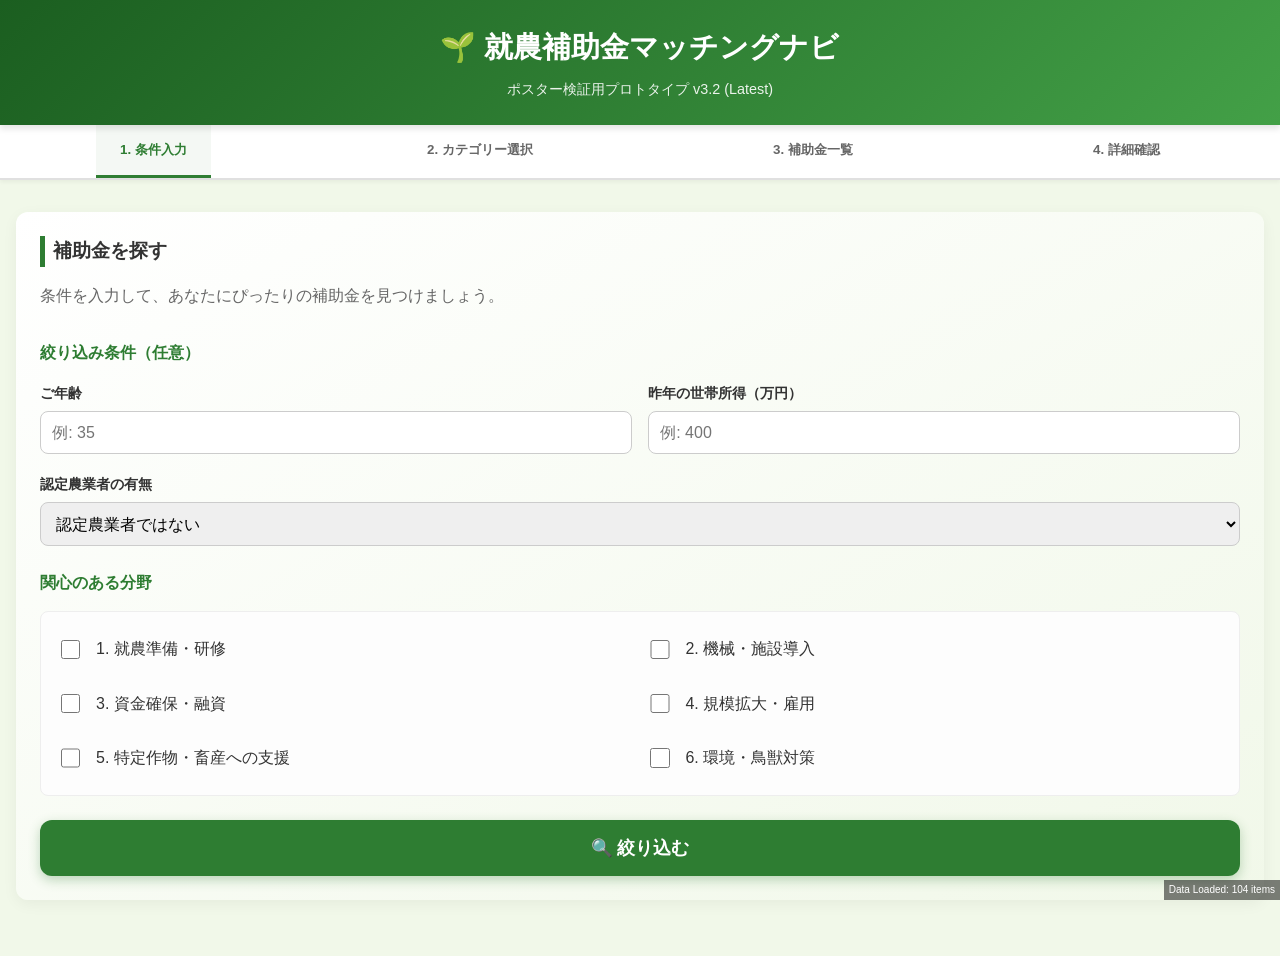
<file: index.html>
<!DOCTYPE html>
<html lang="ja">
<head>
    <meta charset="UTF-8">
    <meta name="viewport" content="width=device-width, initial-scale=1.0">
    <title>新規就農者向け 補助金ナビ</title>
    <link rel="stylesheet" href="style.css">
</head>
<body>
    <header>
        <h1>🌱 就農補助金マッチングナビ</h1>
        <p>ポスター検証用プロトタイプ v3.2 (Latest)</p>
    </header>

    <div class="tab-navigation">
        <div class="tab-nav-inner">
            <button class="tab-button active" onclick="switchTab(0)">1. 条件入力</button>
            <button class="tab-button" onclick="switchTab(1)">2. カテゴリー選択</button>
            <button class="tab-button" onclick="switchTab(2)">3. 補助金一覧</button>
            <button class="tab-button" onclick="switchTab(3)">4. 詳細確認</button>
        </div>
    </div>

    <div class="tabs-container" id="tabs-container">
        <!-- タブ1: 条件入力 & 検索 -->
        <div class="tab-content">
            <div class="card" style="background: linear-gradient(to bottom right, #ffffff, #f1f8e9);">
                <h2>補助金を探す</h2>
                <p style="color: #666; margin-bottom: 2rem;">条件を入力して、あなたにぴったりの補助金を見つけましょう。</p>

                <h3>絞り込み条件（任意）</h3>
                <div style="display: grid; grid-template-columns: 1fr 1fr; gap: 1rem;">
                    <div class="form-group">
                        <label>ご年齢</label>
                        <input type="number" id="user-age" placeholder="例: 35">
                    </div>
                    <div class="form-group">
                        <label>昨年の世帯所得（万円）</label>
                        <input type="number" id="user-income" placeholder="例: 400">
                    </div>
                </div>

                <div class="form-group">
                    <label>認定農業者の有無</label>
                    <select id="user-certified">
                        <option value="no">認定農業者ではない</option>
                        <option value="yes">認定農業者（または認定新規就農者）である</option>
                    </select>
                </div>

                <h3>関心のある分野</h3>
                <div class="checkbox-grid" id="needs-list">
                    <label class="checkbox-item"><input type="checkbox" value="training"> 1. 就農準備・研修</label>
                    <label class="checkbox-item"><input type="checkbox" value="machinery"> 2. 機械・施設導入</label>
                    <label class="checkbox-item"><input type="checkbox" value="funding"> 3. 資金確保・融資</label>
                    <label class="checkbox-item"><input type="checkbox" value="expansion"> 4. 規模拡大・雇用</label>
                    <label class="checkbox-item"><input type="checkbox" value="crops"> 5. 特定作物・畜産への支援</label>
                    <label class="checkbox-item"><input type="checkbox" value="environment"> 6. 環境・鳥獣対策</label>
                </div>

                <!-- 絞り込むボタン -->
                <div style="margin-top: 1.5rem;">
                    <button onclick="startMatching()" class="primary" style="width: 100%; padding: 1rem; font-size: 1.1rem; border-radius: 12px; border: none; background: var(--primary-color); color: white; cursor: pointer; font-weight: bold; box-shadow: 0 4px 12px rgba(46,125,50,0.3); transition: all 0.2s;" onmouseover="this.style.opacity='0.9'" onmouseout="this.style.opacity='1'">🔍 絞り込む</button>
                </div>
            </div>

            <div id="recommend-container" style="display: none;">
                <div class="recommend-section">
                    <h3 style="display: flex; align-items: center; gap: 0.5rem;">
                        <span style="font-size: 1.5rem;">🎯</span> 
                        あなたにぴったりの補助金
                    </h3>
                    <div id="matched-results"></div>
                </div>
            </div>
        </div>

        <!-- タブ2: カテゴリー選択 -->
        <div class="tab-content">
            <div class="card">
                <h2 id="category-panel-title">大カテゴリーを選択</h2>
                <div class="breadcrumb" id="search-breadcrumb">
                    <span class="active">大カテゴリー</span>
                </div>
                
                <div id="category-container" class="category-grid">
                    <div class="loading-spinner">設定を入力してください</div>
                </div>
                
                <div id="back-to-big-container" style="display: none; margin-top: 1.5rem;">
                    <button onclick="renderBigCategories()" style="background: #999; color: white; padding: 0.8rem; border: none; border-radius: 8px; width: 100%;">大カテゴリー選び直す</button>
                </div>
            </div>
            <button onclick="prevTab()" style="margin-top: 1rem; background: #999; color: white; padding: 0.8rem; border: none; border-radius: 8px;">最初に戻る</button>
        </div>

        <!-- タブ3: 補助金一覧 -->
        <div class="tab-content">
            <div class="card">
                <h2 id="subsidy-list-title">補助金一覧</h2>
                <div id="subsidy-list"></div>
            </div>
            <button onclick="switchTab(1)" style="margin-top: 1rem; background: #999; color: white; padding: 0.8rem; border: none; border-radius: 8px;">カテゴリーに戻る</button>
        </div>

        <!-- タブ4: 詳細確認 -->
        <div class="tab-content">
            <div class="card">
                <h2 id="detail-name">詳細情報</h2>
                <div id="detail-body"></div>
            </div>
            <button onclick="switchTab(2)" style="margin-top: 1rem; background: #999; color: white; padding: 0.8rem; border: none; border-radius: 8px;">一覧に戻る</button>
        </div>
    </div>

    <!-- 処理ロジックの読み込み -->
    <script src="script.js?v=20260311c"></script>
</body>
</html>
</file>
<file: style.css>
:root {
    --primary-color: #2e7d32;
    --primary-light: #60ad5e;
    --secondary-color: #ffa000;
    --bg-color: #f1f8e9;
    --card-bg: #ffffff;
    --text-main: #333333;
    --text-sub: #666666;
}

* { box-sizing: border-box; }

body {
    font-family: 'Helvetica Neue', Arial, sans-serif;
    background-color: var(--bg-color);
    color: var(--text-main);
    margin: 0; padding: 0;
    line-height: 1.6;
    overflow-x: hidden;
}

header {
    background: linear-gradient(135deg, #1b5e20, #43a047);
    color: white; padding: 1.5rem 1rem; text-align: center;
    box-shadow: 0 4px 6px rgba(0,0,0,0.1);
    position: sticky; top: 0; z-index: 100;
}

header h1 { margin: 0; font-size: 1.8rem; }
header p { margin: 0.5rem 0 0 0; font-size: 0.9rem; opacity: 0.9; }

.tab-navigation {
    background: white; border-bottom: 2px solid #e0e0e0;
    overflow-x: auto; white-space: nowrap;
    position: sticky; top: 80px; z-index: 99;
    box-shadow: 0 2px 4px rgba(0,0,0,0.05);
    -webkit-overflow-scrolling: touch;
}

.tab-nav-inner { display: flex; width: 100%; justify-content: space-around; }

.tab-button {
    padding: 1rem 1.5rem; background: transparent; border: none;
    border-bottom: 3px solid transparent; cursor: pointer;
    font-weight: 600; color: var(--text-sub); transition: all 0.3s;
    outline: none;
}

.tab-button.active {
    color: var(--primary-color); border-bottom-color: var(--primary-color);
    background: rgba(46, 125, 50, 0.05);
}

@media (max-width: 600px) {
    .tab-nav-inner { justify-content: flex-start; }
    .tab-button { padding: 0.8rem 1rem; font-size: 0.85rem; }
    header h1 { font-size: 1.4rem; }
    .tab-content { padding: 1rem 0.5rem; }
    .card { padding: 1rem; border-radius: 8px; }
    button.primary { padding: 0.8rem; font-size: 1rem; }
}

/* 4タブ構成に変更 */
.tabs-container {
    display: flex; transition: transform 0.4s cubic-bezier(0.4, 0, 0.2, 1);
    width: 400%;
}

.tab-content { min-width: 25%; padding: 2rem 1rem; max-width: 100%; width: 100%; margin: 0 auto; }

.card {
    background: var(--card-bg); border-radius: 12px; padding: 1.5rem;
    margin-bottom: 1.5rem; box-shadow: 0 4px 15px rgba(0,0,0,0.05);
}

h2 { border-left: 5px solid var(--primary-color); padding-left: 0.5rem; margin-top: 0; font-size: 1.2rem; }
h3 { color: var(--primary-color); margin-top: 1.5rem; font-size: 1rem; }

.form-group { margin-bottom: 1.2rem; }
.form-group label { display: block; margin-bottom: 0.4rem; font-weight: bold; font-size: 0.9rem; }
.form-group input, .form-group select {
    width: 100%; padding: 0.7rem; border: 1px solid #ccc; border-radius: 8px; font-size: 1rem;
}

.checkbox-grid {
    display: grid; grid-template-columns: 1fr; gap: 0.8rem;
    background: #fdfdfd; padding: 1rem; border-radius: 8px; border: 1px solid #eee;
}
@media (min-width: 600px) { .checkbox-grid { grid-template-columns: 1fr 1fr; } }

.checkbox-item { display: flex; align-items: center; gap: 0.8rem; cursor: pointer; padding: 0.5rem 0; }
.checkbox-item input { width: 1.2rem; height: 1.2rem; cursor: pointer; }

.category-grid {
    display: grid; grid-template-columns: repeat(auto-fill, minmax(140px, 1fr)); gap: 0.8rem;
}
@media (max-width: 400px) {
    .category-grid { grid-template-columns: 1fr 1fr; }
}

.category-btn {
    background-color: white; border: 2px solid var(--primary-color);
    color: var(--primary-color); padding: 1rem 0.5rem; border-radius: 8px;
    cursor: pointer; font-weight: bold; transition: all 0.2s;
    display: flex; align-items: center; justify-content: center; text-align: center;
    font-size: 0.9rem; min-height: 4rem;
}

.category-btn:hover, .category-btn.active {
    background-color: var(--primary-color); color: white;
    transform: translateY(-2px); box-shadow: 0 4px 8px rgba(46, 125, 50, 0.3);
}

.subsidy-item {
    border-bottom: 1px solid #eee; padding: 1.2rem 0; cursor: pointer;
    transition: background 0.2s;
}
.subsidy-item:hover { background: rgba(46, 125, 50, 0.03); }

.match-badge {
    background: #e8f5e9; color: #2e7d32; padding: 0.2rem 0.6rem;
    border-radius: 15px; font-size: 0.8rem; font-weight: bold; display: inline-block;
    margin-bottom: 0.5rem; border: 1px solid #c8e6c9;
}

#recommend-container {
    display: none;
}

.recommend-section {
    background: #fff9c4; border: 1px solid #fff176; padding: 1.2rem;
    border-radius: 15px; margin-bottom: 1.5rem;
}

button.primary {
    background-color: var(--primary-color); color: white; border: none;
    padding: 1rem; border-radius: 8px; cursor: pointer; width: 100%;
    font-size: 1.1rem; font-weight: bold; transition: background 0.2s;
}

.loading-spinner {
    text-align: center; padding: 2rem; color: var(--primary-color); font-weight: bold;
}

.breadcrumb {
    margin-bottom: 1.5rem; font-size: 0.9rem; color: var(--text-sub);
    display: flex; gap: 0.5rem; align-items: center;
}
.breadcrumb span.active { color: var(--primary-color); font-weight: bold; }
</file>
